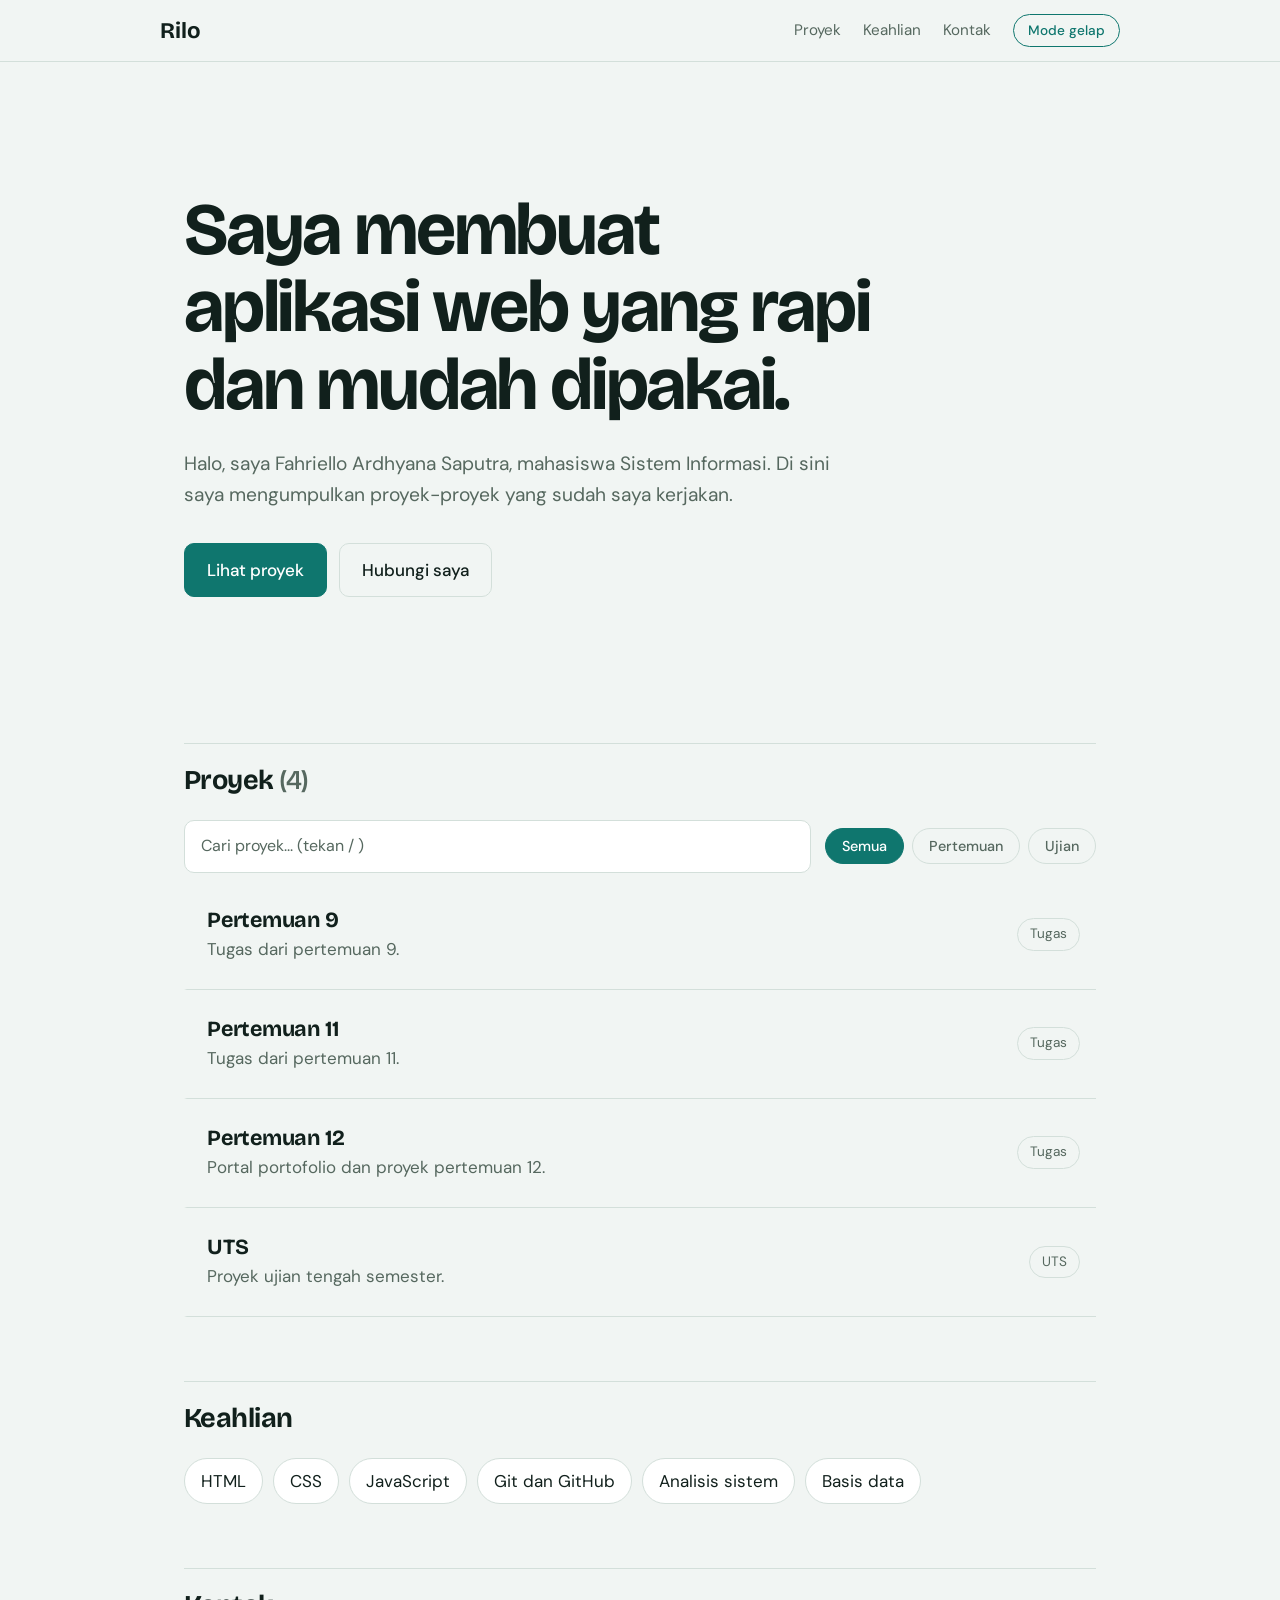
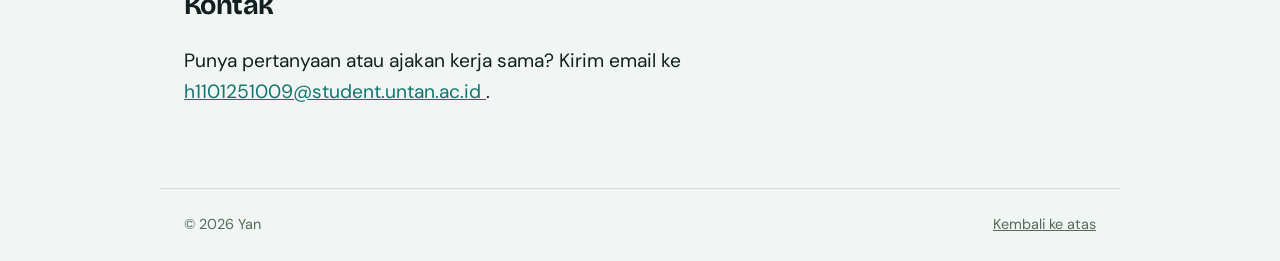
<file: index.html>
<!doctype html>
<html lang="id">
  <head>
    <meta charset="UTF-8" />
    <meta name="viewport" content="width=device-width, initial-scale=1" />
    <title>Portofolio Fahriello</title>
    <meta
      name="description"
      content="Portofolio Fahriello, Mahasiswa Sistem Informasi yang membuat aplikasi web."
    />
    <!-- Font dari Google Fonts; jika offline, otomatis memakai Arial -->
    <link rel="preconnect" href="https://fonts.googleapis.com" />
    <link rel="preconnect" href="https://fonts.gstatic.com" crossorigin />
    <link
      href="https://fonts.googleapis.com/css2?family=Bricolage+Grotesque:opsz,wght@12..96,500;12..96,700&family=DM+Sans:wght@400;500&display=swap"
      rel="stylesheet"
    />

    <style>
      /* ===== 1. Warna =====
         Ubah warna cukup di sini saja. */
      :root {
        --latar: #f1f5f3;
        --permukaan: #ffffff;
        --teks: #11201c;
        --teks-pudar: #56685f;
        --garis: #d3dfda;
        --aksen: #0f766e;
        --aksen-teks: #ffffff;
        --font-judul: "Bricolage Grotesque", Arial, sans-serif;
        --font-isi: "DM Sans", Arial, sans-serif;
      }
      html.gelap {
        --latar: #0d1513;
        --permukaan: #141e1b;
        --teks: #e7f0ed;
        --teks-pudar: #98ada6;
        --garis: #263631;
        --aksen: #5fd1c4;
        --aksen-teks: #0d1513;
      }

      /* ===== 2. Dasar halaman ===== */
      * {
        box-sizing: border-box;
      }
      html {
        scroll-behavior: smooth;
        scroll-padding-top: 80px;
      }
      body {
        margin: 0;
        font-family: var(--font-isi);
        font-size: 1.0625rem;
        line-height: 1.65;
        background: var(--latar);
        color: var(--teks);
        transition:
          background 0.3s,
          color 0.3s;
      }
      a {
        color: var(--aksen);
      }
      :focus-visible {
        outline: 3px solid var(--aksen);
        outline-offset: 3px;
        border-radius: 4px;
      }
      .lewati {
        position: absolute;
        left: -999px;
      }
      .lewati:focus {
        left: 16px;
        top: 12px;
        background: var(--aksen);
        color: var(--aksen-teks);
        padding: 8px 14px;
        border-radius: 8px;
        z-index: 20;
      }

      /* ===== 3. Bagian atas ===== */
      .header {
        position: sticky;
        top: 0;
        z-index: 10;
        display: flex;
        justify-content: space-between;
        align-items: center;
        padding: 14px max(24px, calc((100% - 960px) / 2));
        background: color-mix(in srgb, var(--latar) 88%, transparent);
        backdrop-filter: blur(10px);
        border-bottom: 1px solid var(--garis);
      }
      .logo {
        font: 700 1.4rem var(--font-judul);
        color: var(--teks);
        text-decoration: none;
      }
      .menu {
        display: flex;
        align-items: center;
        gap: 22px;
      }
      .menu a {
        color: var(--teks-pudar);
        text-decoration: none;
        font-size: 0.95rem;
      }
      .menu a:hover {
        color: var(--aksen);
      }
      #tombol-tema {
        padding: 7px 14px;
        font: 500 0.85rem var(--font-isi);
        border: 1.5px solid var(--aksen);
        border-radius: 999px;
        background: transparent;
        color: var(--aksen);
        cursor: pointer;
      }
      #tombol-tema:hover {
        background: var(--aksen);
        color: var(--aksen-teks);
      }

      /* ===== 4. Isi halaman ===== */
      .isi {
        max-width: 960px;
        margin: 0 auto;
        padding: 0 24px;
      }

      .perkenalan {
        padding: clamp(56px, 12vw, 130px) 0 clamp(48px, 8vw, 90px);
      }
      .perkenalan h1 {
        font: 700 clamp(2.3rem, 6.5vw, 4.6rem)/1.05 var(--font-judul);
        letter-spacing: -0.03em;
        margin: 0 0 24px;
        max-width: 16ch;
      }
      .perkenalan p {
        color: var(--teks-pudar);
        font-size: 1.2rem;
        max-width: 52ch;
        margin: 0 0 32px;
      }
      .aksi {
        display: flex;
        flex-wrap: wrap;
        gap: 12px;
      }
      .tombol {
        display: inline-block;
        padding: 12px 22px;
        border-radius: 10px;
        border: 1.5px solid var(--garis);
        color: var(--teks);
        text-decoration: none;
        font-weight: 500;
        transition:
          border-color 0.2s,
          background 0.2s;
      }
      .tombol:hover {
        border-color: var(--aksen);
      }
      .tombol.utama {
        background: var(--aksen);
        border-color: var(--aksen);
        color: var(--aksen-teks);
      }
      .tombol.utama:hover {
        opacity: 0.9;
      }

      /* Satu gerakan saja: perkenalan muncul bertahap saat halaman dibuka */
      .muncul {
        animation: naik 0.7s cubic-bezier(0.2, 0.7, 0.2, 1) both;
        animation-delay: calc(var(--urutan) * 110ms);
      }
      @keyframes naik {
        from {
          opacity: 0;
          transform: translateY(18px);
        }
        to {
          opacity: 1;
          transform: none;
        }
      }

      .bagian {
        padding: 56px 0 8px;
      }
      .judul-bagian {
        border-top: 1px solid var(--garis);
        padding-top: 20px;
        margin-bottom: 24px;
      }
      .judul-bagian h2 {
        font: 700 1.7rem var(--font-judul);
        letter-spacing: -0.02em;
        margin: 0;
      }
      .jumlah {
        color: var(--teks-pudar);
        font-weight: 500;
      }

      /* ===== 5. Pencarian dan filter ===== */
      .alat {
        display: flex;
        flex-wrap: wrap;
        gap: 14px;
        align-items: center;
        margin-bottom: 8px;
      }
      #cari {
        flex: 1 1 260px;
        padding: 12px 16px;
        font: inherit;
        font-size: 1rem;
        border: 1px solid var(--garis);
        border-radius: 10px;
        background: var(--permukaan);
        color: var(--teks);
      }
      #cari::placeholder {
        color: var(--teks-pudar);
      }
      .filter {
        display: flex;
        gap: 8px;
        flex-wrap: wrap;
      }
      .chip {
        padding: 8px 16px;
        font: 500 0.9rem var(--font-isi);
        border: 1px solid var(--garis);
        border-radius: 999px;
        background: transparent;
        color: var(--teks-pudar);
        cursor: pointer;
      }
      .chip:hover {
        border-color: var(--aksen);
        color: var(--aksen);
      }
      .chip.aktif {
        background: var(--aksen);
        border-color: var(--aksen);
        color: var(--aksen-teks);
      }

      /* ===== 6. Daftar proyek (baris, bukan kotak) ===== */
      .kartu {
        display: flex;
        justify-content: space-between;
        align-items: center;
        gap: 20px;
        padding: 26px 16px 26px 20px;
        border-bottom: 1px solid var(--garis);
        border-left: 3px solid transparent;
        color: inherit;
        text-decoration: none;
        transition:
          background 0.2s,
          border-color 0.2s,
          padding 0.2s;
      }
      .kartu:hover,
      .kartu:focus-visible {
        background: var(--permukaan);
        border-left-color: var(--aksen);
        padding-left: 28px;
      }
      .kartu h3 {
        font: 700 1.35rem var(--font-judul);
        letter-spacing: -0.01em;
        margin: 0 0 2px;
      }
      .kartu:hover h3 {
        color: var(--aksen);
      }
      .kartu p {
        margin: 0;
        color: var(--teks-pudar);
      }
      .label {
        flex-shrink: 0;
        font-size: 0.85rem;
        color: var(--teks-pudar);
        border: 1px solid var(--garis);
        border-radius: 999px;
        padding: 4px 12px;
      }
      .pesan-kosong {
        display: none;
        color: var(--teks-pudar);
        padding: 24px 0;
      }

      /* ===== 7. Keahlian, kontak, footer ===== */
      .keahlian {
        list-style: none;
        margin: 0;
        padding: 0;
        display: flex;
        flex-wrap: wrap;
        gap: 10px;
      }
      .keahlian li {
        padding: 8px 16px;
        border: 1px solid var(--garis);
        border-radius: 999px;
        background: var(--permukaan);
      }
      .kontak {
        font-size: 1.2rem;
        max-width: 50ch;
        margin: 0;
      }
      .kaki {
        max-width: 960px;
        margin: 72px auto 0;
        padding: 24px;
        display: flex;
        justify-content: space-between;
        flex-wrap: wrap;
        gap: 8px;
        border-top: 1px solid var(--garis);
        color: var(--teks-pudar);
        font-size: 0.9rem;
      }
      .kaki a {
        color: var(--teks-pudar);
      }

      /* ===== 8. Layar kecil dan preferensi pengguna ===== */
      @media (max-width: 640px) {
        .menu a {
          display: none;
        }
        .kartu {
          flex-direction: column;
          align-items: flex-start;
          gap: 10px;
        }
      }
      @media (prefers-reduced-motion: reduce) {
        html {
          scroll-behavior: auto;
        }
        *,
        *::before,
        *::after {
          animation: none !important;
          transition: none !important;
        }
      }
    </style>

    <!-- Pasang tema sebelum halaman tampil agar tidak berkedip -->
    <script>
      try {
        var t = localStorage.getItem("tema");
        if (
          t === "gelap" ||
          (!t && matchMedia("(prefers-color-scheme: dark)").matches)
        ) {
          document.documentElement.classList.add("gelap");
        }
      } catch (e) {}
    </script>
  </head>
  <body>
    <a class="lewati" href="#proyek">Langsung ke proyek</a>

    <!-- ===== Bagian atas ===== -->
    <header class="header">
      <a class="logo" href="#atas">Rilo</a>
      <nav class="menu" aria-label="Navigasi utama">
        <a href="#proyek">Proyek</a>
        <a href="#keahlian">Keahlian</a>
        <a href="#kontak">Kontak</a>
        <button id="tombol-tema" type="button" aria-label="Ganti tema">
          Mode gelap
        </button>
      </nav>
    </header>

    <main class="isi" id="atas">
      <!-- ===== Perkenalan ===== -->
      <section class="perkenalan">
        <h1 class="muncul" style="--urutan: 0">
          Saya membuat aplikasi web yang rapi dan mudah dipakai.
        </h1>
        <p class="muncul" style="--urutan: 1">
          Halo, saya Fahriello Ardhyana Saputra, mahasiswa Sistem Informasi. Di
          sini saya mengumpulkan proyek-proyek yang sudah saya kerjakan.
        </p>
        <div class="muncul aksi" style="--urutan: 2">
          <a class="tombol utama" href="#proyek">Lihat proyek</a>
          <a class="tombol" href="#kontak">Hubungi saya</a>
        </div>
      </section>

      <!-- ===== Daftar proyek ===== -->
      <section id="proyek" class="bagian">
        <div class="judul-bagian">
          <h2>Proyek <span id="jumlah" class="jumlah"></span></h2>
        </div>

        <div class="alat">
          <input
            type="search"
            id="cari"
            placeholder="Cari proyek... (tekan / )"
            aria-label="Cari proyek"
          />
          <div class="filter" role="group" aria-label="Filter kategori">
            <button type="button" class="chip aktif" data-filter="semua">
              Semua
            </button>
            <button type="button" class="chip" data-filter="pertemuan">
              Pertemuan
            </button>
            <button type="button" class="chip" data-filter="ujian">
              Ujian
            </button>
          </div>
        </div>

        <section class="daftar-proyek">
          <a
            class="kartu"
            data-kategori="pertemuan"
            href="Pertemuan%209/index.html"
          >
            <div>
              <h3>Pertemuan 9</h3>
              <p>Tugas dari pertemuan 9.</p>
            </div>
            <span class="label">Tugas</span>
          </a>

          <a
            class="kartu"
            data-kategori="pertemuan"
            href="Pertemuan%2011/index.html"
          >
            <div>
              <h3>Pertemuan 11</h3>
              <p>Tugas dari pertemuan 11.</p>
            </div>
            <span class="label">Tugas</span>
          </a>

          <a
            class="kartu"
            data-kategori="pertemuan"
            href="Pertemuan%2012/index.html"
          >
            <div>
              <h3>Pertemuan 12</h3>
              <p>Portal portofolio dan proyek pertemuan 12.</p>
            </div>
            <span class="label">Tugas</span>
          </a>

          <a
            class="kartu"
            data-kategori="ujian"
            href="UTS/UTS_H1101251009_Fahriello.html"
          >
            <div>
              <h3>UTS</h3>
              <p>Proyek ujian tengah semester.</p>
            </div>
            <span class="label">UTS</span>
          </a>

          <!-- Mau menambah proyek? Salin satu blok <a class="kartu"> di atas,
               lalu ubah href, data-kategori, judul, dan deskripsinya.
               Spasi pada nama folder ditulis %20 (contoh: "Pertemuan 13" jadi Pertemuan%2013). -->
        </section>

        <p id="pesan-kosong" class="pesan-kosong">
          Tidak ada proyek yang cocok. Coba kata kunci lain atau pilih "Semua".
        </p>
      </section>

      <!-- ===== Keahlian ===== -->
      <section id="keahlian" class="bagian">
        <div class="judul-bagian"><h2>Keahlian</h2></div>
        <ul class="keahlian">
          <li>HTML</li>
          <li>CSS</li>
          <li>JavaScript</li>
          <li>Git dan GitHub</li>
          <li>Analisis sistem</li>
          <li>Basis data</li>
        </ul>
      </section>

      <!-- ===== Kontak ===== -->
      <section id="kontak" class="bagian">
        <div class="judul-bagian"><h2>Kontak</h2></div>
        <p class="kontak">
          Punya pertanyaan atau ajakan kerja sama? Kirim email ke
          <a href="mailto:h1101251009@student.untan.ac.id"
            >h1101251009@student.untan.ac.id </a
          >.
        </p>
      </section>
    </main>

    <footer class="kaki">
      <span>&copy; <span id="tahun"></span> Yan</span>
      <a href="#atas">Kembali ke atas</a>
    </footer>

    <script>
      // ===== 1. Mode gelap / terang (diingat di browser) =====
      const tombolTema = document.getElementById("tombol-tema");
      const root = document.documentElement;

      function perbaruiTombol() {
        tombolTema.textContent = root.classList.contains("gelap")
          ? "Mode terang"
          : "Mode gelap";
      }
      perbaruiTombol();

      tombolTema.addEventListener("click", function () {
        root.classList.toggle("gelap");
        perbaruiTombol();
        try {
          localStorage.setItem(
            "tema",
            root.classList.contains("gelap") ? "gelap" : "terang",
          );
        } catch (e) {}
      });

      // ===== 2. Pencarian + filter kategori =====
      const kotakCari = document.getElementById("cari");
      const semuaKartu = document.querySelectorAll(".kartu");
      const semuaChip = document.querySelectorAll(".chip");
      const pesanKosong = document.getElementById("pesan-kosong");
      const jumlah = document.getElementById("jumlah");
      let kategoriAktif = "semua";

      function terapkanFilter() {
        const kataKunci = kotakCari.value.toLowerCase().trim();
        let banyak = 0;

        semuaKartu.forEach(function (kartu) {
          const cocokTeks = kartu.textContent.toLowerCase().includes(kataKunci);
          const cocokKategori =
            kategoriAktif === "semua" ||
            kartu.dataset.kategori === kategoriAktif;
          const tampil = cocokTeks && cocokKategori;
          kartu.style.display = tampil ? "flex" : "none";
          if (tampil) banyak++;
        });

        jumlah.textContent = "(" + banyak + ")";
        pesanKosong.style.display = banyak === 0 ? "block" : "none";
      }

      kotakCari.addEventListener("input", terapkanFilter);

      semuaChip.forEach(function (chip) {
        chip.addEventListener("click", function () {
          semuaChip.forEach(function (c) {
            c.classList.remove("aktif");
          });
          chip.classList.add("aktif");
          kategoriAktif = chip.dataset.filter;
          terapkanFilter();
        });
      });

      // Tekan "/" untuk langsung mengetik di kotak pencarian
      document.addEventListener("keydown", function (e) {
        const sedangMengetik = /input|textarea|select/i.test(
          document.activeElement.tagName,
        );
        if (e.key === "/" && !sedangMengetik) {
          e.preventDefault();
          kotakCari.focus();
        }
      });

      terapkanFilter();

      // ===== 3. Tahun otomatis di footer =====
      document.getElementById("tahun").textContent = new Date().getFullYear();
    </script>
  </body>
</html>
</file>
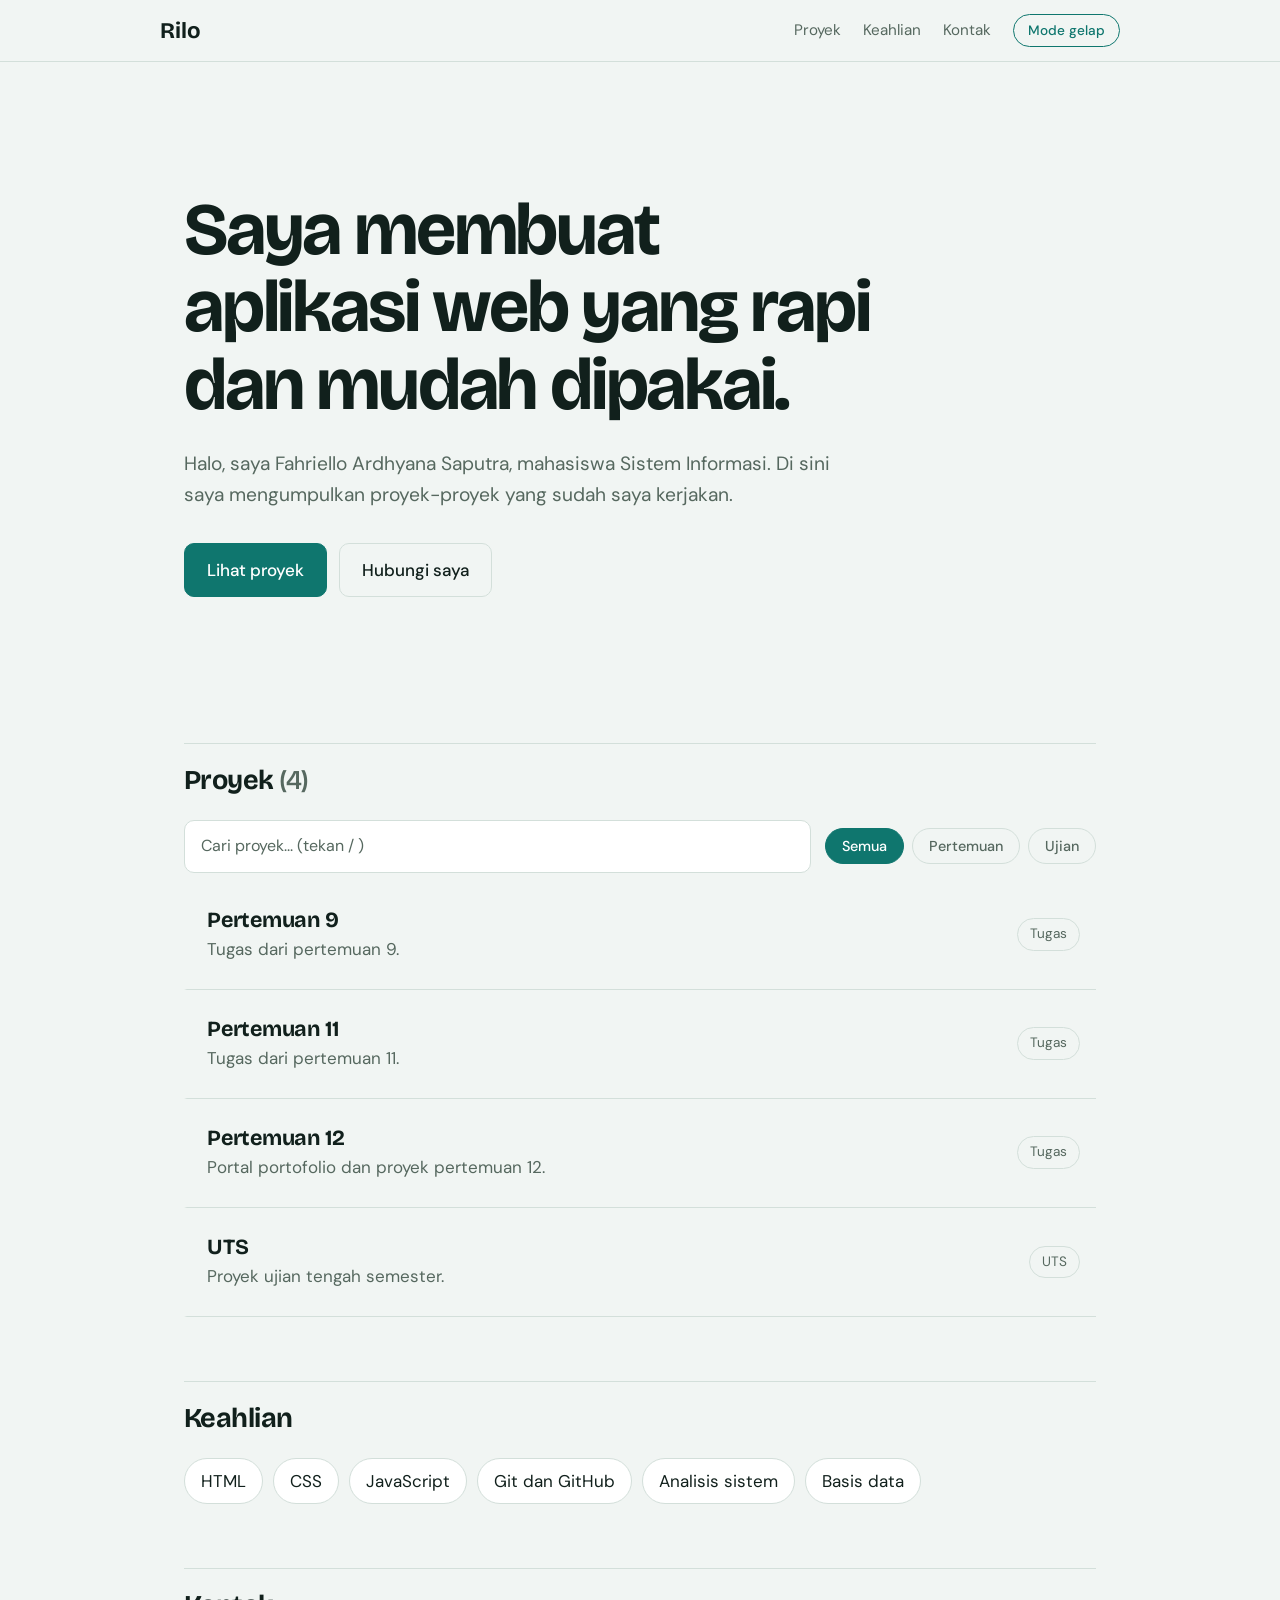
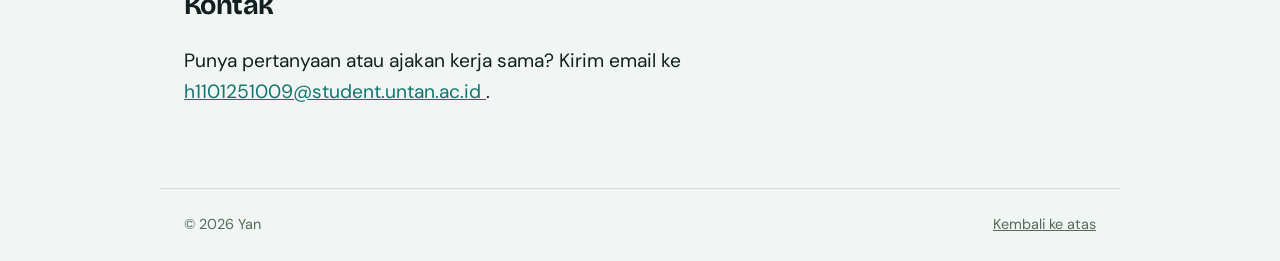
<file: MODUL12/index.html>
<!doctype html>
<html lang="id">
  <head>
    <meta charset="UTF-8" />
    <meta name="viewport" content="width=device-width, initial-scale=1" />
    <title>Portofolio Fahriello</title>
    <meta
      name="description"
      content="Portofolio Fahriello, Mahasiswa Sistem Informasi yang membuat aplikasi web."
    />
    <!-- Font dari Google Fonts; jika offline, otomatis memakai Arial -->
    <link rel="preconnect" href="https://fonts.googleapis.com" />
    <link rel="preconnect" href="https://fonts.gstatic.com" crossorigin />
    <link
      href="https://fonts.googleapis.com/css2?family=Bricolage+Grotesque:opsz,wght@12..96,500;12..96,700&family=DM+Sans:wght@400;500&display=swap"
      rel="stylesheet"
    />
    <link rel="stylesheet" href="style.css" />
    <!-- Pasang tema sebelum halaman tampil agar tidak berkedip -->
    <script>
      try {
        var t = localStorage.getItem("tema");
        if (
          t === "gelap" ||
          (!t && matchMedia("(prefers-color-scheme: dark)").matches)
        ) {
          document.documentElement.classList.add("gelap");
        }
      } catch (e) {}
    </script>
  </head>
  <body>
    <a class="lewati" href="#proyek">Langsung ke proyek</a>

    <!-- ===== Bagian atas ===== -->
    <header class="header">
      <a class="logo" href="#atas">Rilo</a>
      <nav class="menu" aria-label="Navigasi utama">
        <a href="#proyek">Proyek</a>
        <a href="#keahlian">Keahlian</a>
        <a href="#kontak">Kontak</a>
        <button id="tombol-tema" type="button" aria-label="Ganti tema">
          Mode gelap
        </button>
      </nav>
    </header>

    <main class="isi" id="atas">
      <!-- ===== Perkenalan ===== -->
      <section class="perkenalan">
        <h1 class="muncul" style="--urutan: 0">
          Saya membuat aplikasi web yang rapi dan mudah dipakai.
        </h1>
        <p class="muncul" style="--urutan: 1">
          Halo, saya Fahriello Ardhyana Saputra, mahasiswa Sistem Informasi. Di
          sini saya mengumpulkan proyek-proyek yang sudah saya kerjakan.
        </p>
        <div class="muncul aksi" style="--urutan: 2">
          <a class="tombol utama" href="#proyek">Lihat proyek</a>
          <a class="tombol" href="#kontak">Hubungi saya</a>
        </div>
      </section>

      <!-- ===== Daftar proyek ===== -->
      <section id="proyek" class="bagian">
        <div class="judul-bagian">
          <h2>Proyek <span id="jumlah" class="jumlah"></span></h2>
        </div>

        <div class="alat">
          <input
            type="search"
            id="cari"
            placeholder="Cari proyek... (tekan / )"
            aria-label="Cari proyek"
          />
          <div class="filter" role="group" aria-label="Filter kategori">
            <button type="button" class="chip aktif" data-filter="semua">
              Semua
            </button>
            <button type="button" class="chip" data-filter="pertemuan">
              Pertemuan
            </button>
            <button type="button" class="chip" data-filter="ujian">
              Ujian
            </button>
          </div>
        </div>

        <section class="daftar-proyek">
          <a
            class="kartu"
            data-kategori="pertemuan"
            href="Pertemuan%209/index.html"
          >
            <div>
              <h3>Pertemuan 9</h3>
              <p>Tugas dari pertemuan 9.</p>
            </div>
            <span class="label">Tugas</span>
          </a>

          <a
            class="kartu"
            data-kategori="pertemuan"
            href="Pertemuan%2011/index.html"
          >
            <div>
              <h3>Pertemuan 11</h3>
              <p>Tugas dari pertemuan 11.</p>
            </div>
            <span class="label">Tugas</span>
          </a>

          <a
            class="kartu"
            data-kategori="pertemuan"
            href="Pertemuan%2012/index.html"
          >
            <div>
              <h3>Pertemuan 12</h3>
              <p>Portal portofolio dan proyek pertemuan 12.</p>
            </div>
            <span class="label">Tugas</span>
          </a>

          <a
            class="kartu"
            data-kategori="ujian"
            href="UTS/UTS_H1101251009_Fahriello.html"
          >
            <div>
              <h3>UTS</h3>
              <p>Proyek ujian tengah semester.</p>
            </div>
            <span class="label">UTS</span>
          </a>

          <!-- Mau menambah proyek? Salin satu blok <a class="kartu"> di atas,
             lalu ubah href, data-kategori, judul, dan deskripsinya.
             Spasi pada nama folder ditulis %20 (contoh: "Pertemuan 13" jadi Pertemuan%2013). -->
        </section>

        <p id="pesan-kosong" class="pesan-kosong">
          Tidak ada proyek yang cocok. Coba kata kunci lain atau pilih "Semua".
        </p>
      </section>

      <!-- ===== Keahlian ===== -->
      <section id="keahlian" class="bagian">
        <div class="judul-bagian"><h2>Keahlian</h2></div>
        <ul class="keahlian">
          <li>HTML</li>
          <li>CSS</li>
          <li>JavaScript</li>
          <li>Git dan GitHub</li>
          <li>Analisis sistem</li>
          <li>Basis data</li>
        </ul>
      </section>

      <!-- ===== Kontak ===== -->
      <section id="kontak" class="bagian">
        <div class="judul-bagian"><h2>Kontak</h2></div>
        <p class="kontak">
          Punya pertanyaan atau ajakan kerja sama? Kirim email ke
          <a href="mailto:h1101251009@student.untan.ac.id"
            >h1101251009@student.untan.ac.id </a
          >.
        </p>
      </section>
    </main>

    <footer class="kaki">
      <span>&copy; <span id="tahun"></span> Yan</span>
      <a href="#atas">Kembali ke atas</a>
    </footer>

    <!-- Menghubungkan file JavaScript (letakkan paling bawah) -->
    <script src="script.js"></script>
  </body>
</html>
</file>
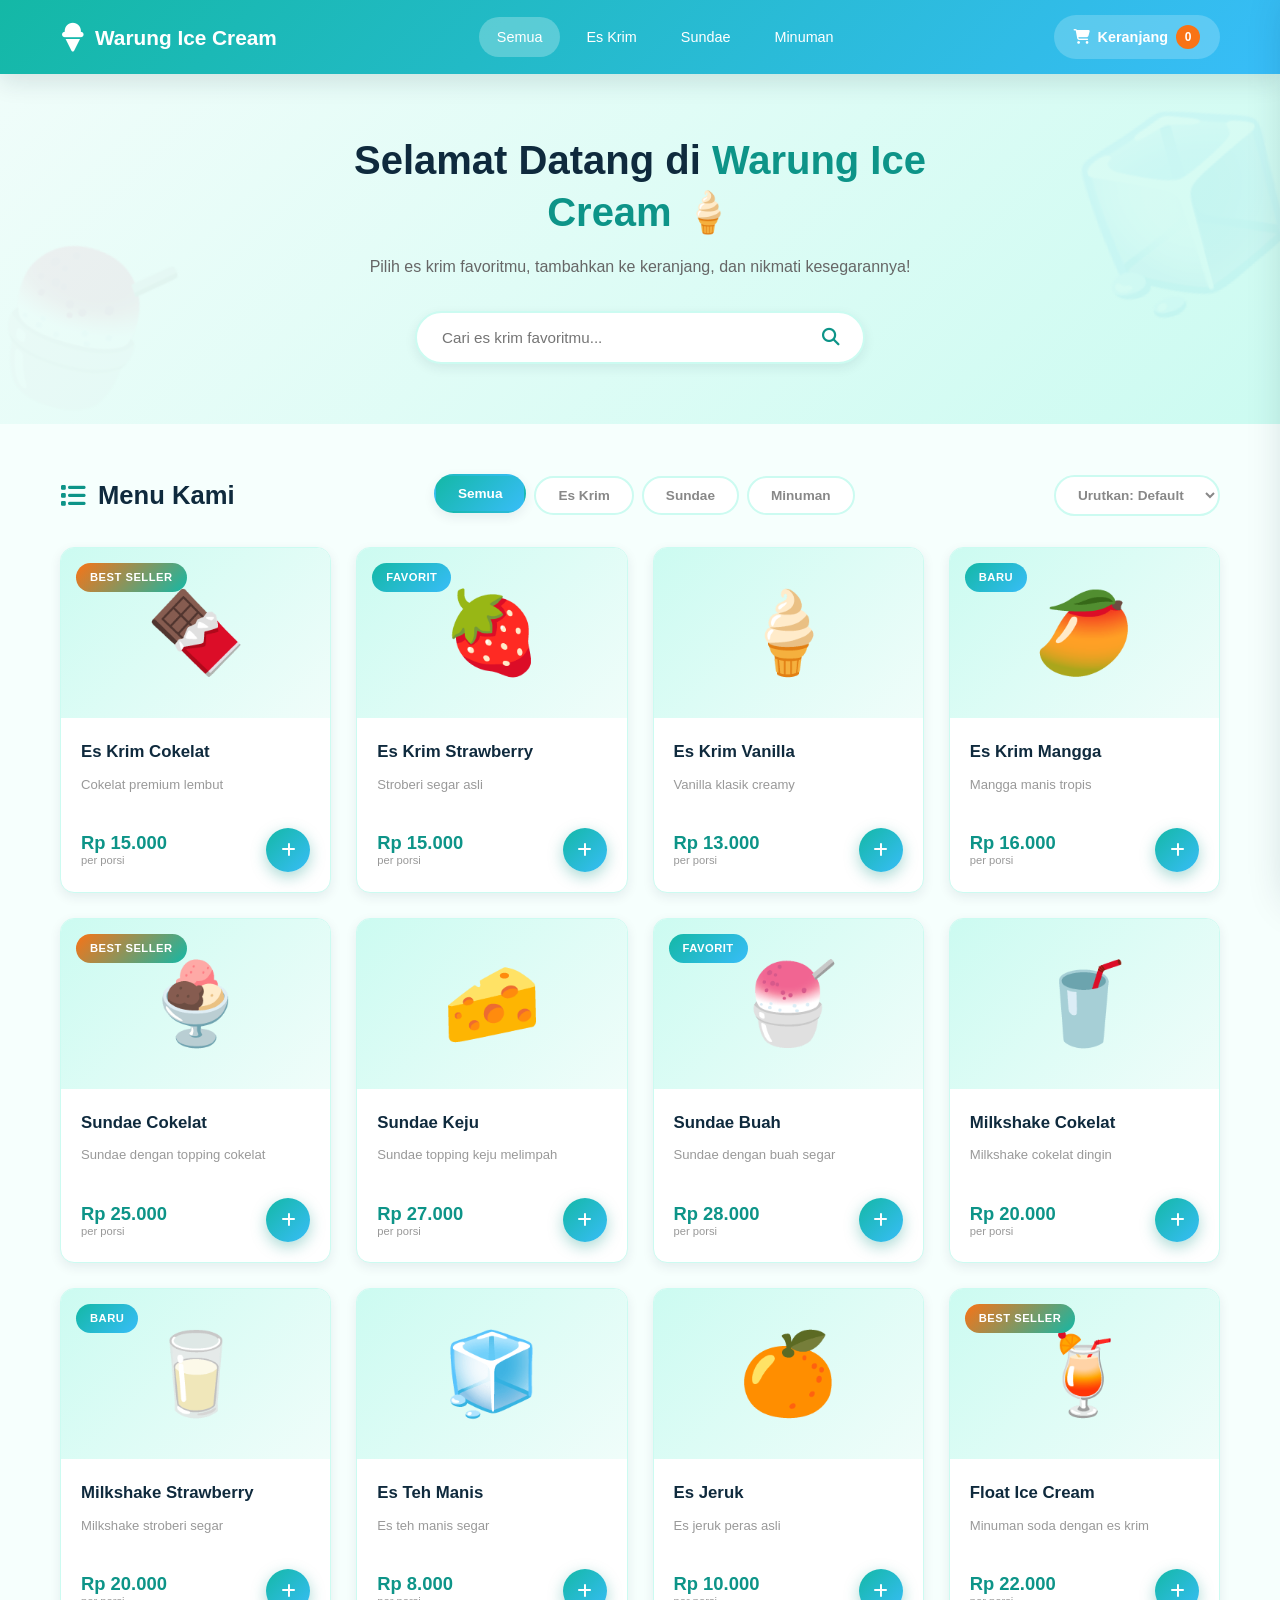
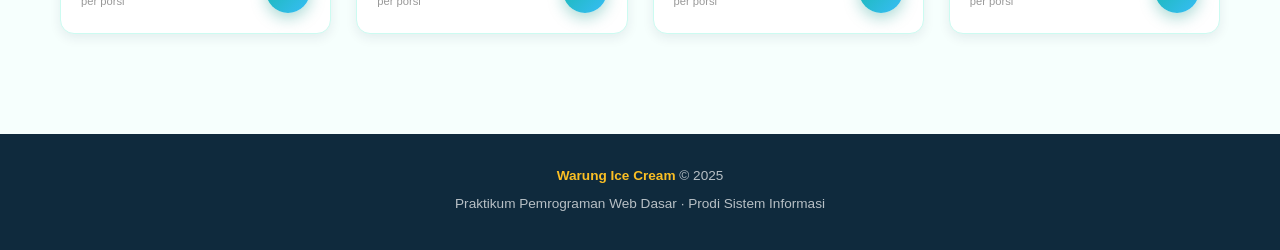
<file: Pertemuan 9/index.html>
<!doctype html>
<html lang="id">
  <head>
    <meta charset="UTF-8" />
    <meta name="viewport" content="width=device-width, initial-scale=1.0" />
    <title>Warung Ice Cream Rilo - Es Krim Segar Setiap Hari</title>
    <script
      src="https://code.jquery.com/jquery-3.7.1.min.js"
      integrity="sha256-/JqT3SQfawRcv/BIHPThkBvs0OEvtFFmqPF/lYI/Cxo="
      crossorigin="anonymous"
    ></script>
    <link
      rel="stylesheet"
      href="https://cdnjs.cloudflare.com/ajax/libs/font-awesome/6.4.0/css/all.min.css"
    />
    <link
      href="https://fonts.googleapis.com/css2?family=Poppins:wght@300;400;500;600;700;800&display=swap"
      rel="stylesheet"
    />
    <link rel="stylesheet" href="style.css" />
  </head>
  <body>
    <!-- NAVBAR -->
    <nav class="navbar">
      <div class="nav-container">
        <div class="logo">
          <i class="fas fa-ice-cream"></i><span>Warung Ice Cream</span>
        </div>
        <div class="nav-menu" id="navMenu">
          <a class="nav-link active" data-filter="all">Semua</a>
          <a class="nav-link" data-filter="es-krim">Es Krim</a>
          <a class="nav-link" data-filter="sundae">Sundae</a>
          <a class="nav-link" data-filter="minuman">Minuman</a>
        </div>
        <div class="cart-btn" id="cartBtn">
          <i class="fas fa-shopping-cart"></i>
          <span class="cart-text">Keranjang</span>
          <span class="cart-badge" id="cartBadge">0</span>
        </div>
        <div class="hamburger" id="hamburger"><i class="fas fa-bars"></i></div>
      </div>
    </nav>

    <!-- HERO -->
    <section class="hero">
      <div class="hero-content">
        <h1>Selamat Datang di <span>Warung Ice Cream</span> 🍦</h1>
        <p>
          Pilih es krim favoritmu, tambahkan ke keranjang, dan nikmati
          kesegarannya!
        </p>
        <div class="search-box">
          <input
            type="text"
            id="searchProduk"
            placeholder="Cari es krim favoritmu..."
          />
          <i class="fas fa-search"></i>
        </div>
      </div>
    </section>

    <!-- PRODUK -->
    <section class="produk-section">
      <div class="section-header">
        <h2><i class="fas fa-list"></i> Menu Kami</h2>
        <div class="filter-btns">
          <button class="filter-btn active" data-cat="all">Semua</button>
          <button class="filter-btn" data-cat="es-krim">Es Krim</button>
          <button class="filter-btn" data-cat="sundae">Sundae</button>
          <button class="filter-btn" data-cat="minuman">Minuman</button>
        </div>
        <select class="sort-select" id="sortProduk">
          <option value="default">Urutkan: Default</option>
          <option value="murah">Harga Terendah</option>
          <option value="mahal">Harga Tertinggi</option>
          <option value="nama">Nama A–Z</option>
        </select>
      </div>
      <div class="produk-grid" id="produkGrid"></div>
    </section>

    <!-- CART -->
    <div class="cart-overlay" id="cartOverlay"></div>
    <aside class="cart-sidebar" id="cartSidebar">
      <div class="cart-header">
        <h3><i class="fas fa-shopping-bag"></i> Keranjang Belanja</h3>
        <button class="cart-close" id="cartClose">
          <i class="fas fa-times"></i>
        </button>
      </div>
      <div class="cart-items" id="cartItems"></div>
      <div class="cart-footer">
        <div class="cart-total">
          <span>Total:</span>
          <span class="total-price" id="cartTotal">Rp 0</span>
        </div>
        <button class="btn-checkout" id="btnCheckout">
          <i class="fas fa-check-circle"></i> Checkout Sekarang
        </button>
      </div>
    </aside>

    <!-- TOAST -->
    <div class="toast" id="toast">
      <i class="fas fa-check-circle"></i>
      <span id="toastMsg">Produk ditambahkan!</span>
    </div>

    <footer class="footer">
      <p><strong>Warung Ice Cream</strong> © 2025</p>
      <p>Praktikum Pemrograman Web Dasar · Prodi Sistem Informasi</p>
    </footer>

    <script src="script.js"></script>
  </body>
</html>
</file>
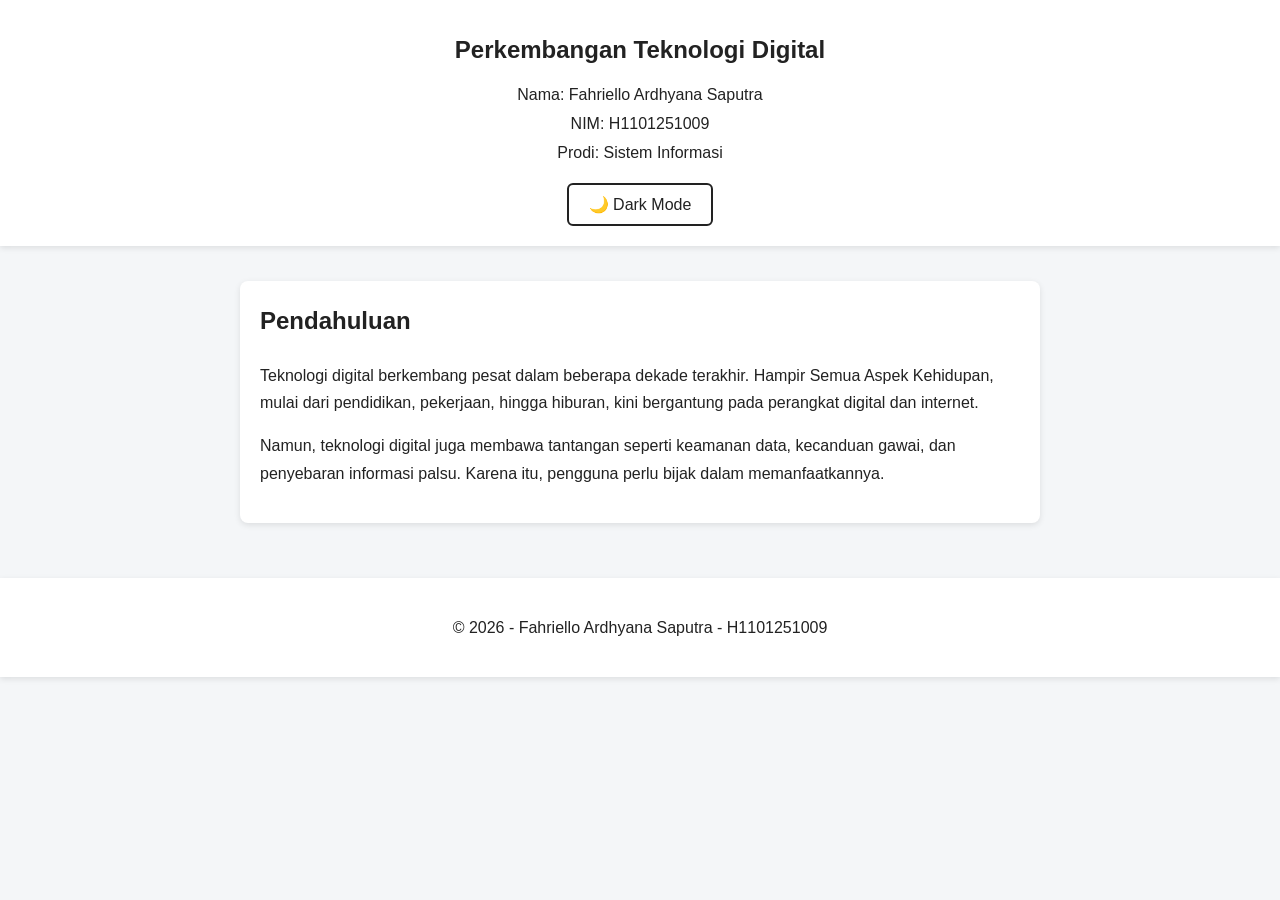
<file: UTS/UTS_H1101251009_Fahriello.html>
<!doctype html>
<html lang="en">
  <head>
    <meta charset="UTF-8" />
    <meta name="viewport" content="width=device-width, initial-scale=1.0" />
    <title>Artikel</title>
  </head>

  <style>
    /* Tema LIght (Default) */
    body {
      margin: 0;
      font-family: Arial, sans-serif;
      line-height: 1.7;
      background-color: #f4f6f8;
      color: #222222;
      transition: 0.3s;
    }

    header,
    footer {
      background-color: #ffffff;
      padding: 20px;
      text-align: center;
      box-shadow: 0 2px 6px rgba(0, 0, 0, 0.1);
      transition: 0.3s;
    }

    header h1 {
      margin: 10px;
      font-size: 24px;
    }

    header p {
      margin: 2px;
    }

    main {
      max-width: 800px;
      margin: 20px auto;
      padding: 15px;
    }

    section {
      background-color: #ffffff;
      padding: 20px;
      margin-bottom: 20px;
      border-radius: 8px;
      box-shadow: 0 2px 6px rgba(0, 0, 0, 0.1);
      transition: 0.3s;
    }

    section h2 {
      margin-top: 0;
    }

    /* Tema Dark */
    button {
      margin-top: 15px;
      padding: 10px 20px;
      font-size: 16px;
      cursor: pointer;
      border: 2px solid #222222;
      border-radius: 6px;
      background-color: #ffffff;
      color: #222222;
      transition: 0.3s;
    }

    body.dark {
      background-color: #121212;
      color: #eeeeee;
    }

    body.dark header,
    body.dark footer,
    body.dark section {
      background-color: #1e1e1e;
      box-shadow: 0 2px 6px rgba(0, 0, 0, 0.6);
    }

    body.dark button {
      background-color: #333333;
      color: #ffffff;
      border-color: #eeeeee;
    }

    @media (max-width: 600px) {
      header h1 {
        font-size: 20px;
      }

      main {
        margin: 10px auto;
      }

      section {
        padding: 15px;
      }

      button {
        width: 100%;
      }
    }
  </style>

  <body>
    <header>
      <h1>Perkembangan Teknologi Digital</h1>
      <p>Nama: Fahriello Ardhyana Saputra</p>
      <p>NIM: H1101251009</p>
      <p>Prodi: Sistem Informasi</p>
      <button id="tombolTema">🌙 Dark Mode</button>
    </header>
  </body>

  <main>
    <section>
      <h2>Pendahuluan</h2>
      <p>
        Teknologi digital berkembang pesat dalam beberapa dekade terakhir.
        Hampir Semua Aspek Kehidupan, mulai dari pendidikan, pekerjaan, hingga
        hiburan, kini bergantung pada perangkat digital dan internet.
      </p>

      <p>
        Namun, teknologi digital juga membawa tantangan seperti keamanan data,
        kecanduan gawai, dan penyebaran informasi palsu. Karena itu, pengguna
        perlu bijak dalam memanfaatkannya.
      </p>
    </section>
  </main>

  <footer>
    <p>&copy; 2026 - Fahriello Ardhyana Saputra - H1101251009</p>
  </footer>

  <script>
     // Mengambil tombol Dark Mode dari HTML
        var tombolTema = document.getElementById("tombolTema");

        // Fungsi untuk mengubah teks/ikon tombol sesuai tema yang aktif
        function ubahIkon() {
            if (document.body.classList.contains("dark")) {
                tombolTema.textContent = "☀️ Light Mode";
            } else {
                tombolTema.textContent = "🌙 Dark Mode";
            }
        }   

        // Mengecek tema yang tersimpan di localStorage saat halaman dibuka
        var temaTersimpan = localStorage.getItem("tema");

        if (temaTersimpan === "dark") {
            document.body.classList.add("dark");
        }
        ubahIkon();

        // Mengubah tema ketika tombol diklik
        tombolTema.addEventListener("click", function () {
            // Menambah atau menghapus class "dark" pada body
            document.body.classList.toggle("dark");

            // Menyimpan pilihan tema terbaru ke localStorage
            if (document.body.classList.contains("dark")) {
                localStorage.setItem("tema", "dark");
            } else {
                localStorage.setItem("tema", "light");
            }

            // Mengganti ikon tombol
            ubahIkon();
        });
    </script>
  </script>
</html>
</file>
<file: MODUL12/style.css>
/* ===== 1. Warna =====
   Ubah warna cukup di sini saja. */
:root {
  --latar: #f1f5f3;
  --permukaan: #ffffff;
  --teks: #11201c;
  --teks-pudar: #56685f;
  --garis: #d3dfda;
  --aksen: #0f766e;
  --aksen-teks: #ffffff;
  --font-judul: "Bricolage Grotesque", Arial, sans-serif;
  --font-isi: "DM Sans", Arial, sans-serif;
}
html.gelap {
  --latar: #0d1513;
  --permukaan: #141e1b;
  --teks: #e7f0ed;
  --teks-pudar: #98ada6;
  --garis: #263631;
  --aksen: #5fd1c4;
  --aksen-teks: #0d1513;
}

/* ===== 2. Dasar halaman ===== */
* { box-sizing: border-box; }
html { scroll-behavior: smooth; scroll-padding-top: 80px; }
body {
  margin: 0;
  font-family: var(--font-isi);
  font-size: 1.0625rem;
  line-height: 1.65;
  background: var(--latar);
  color: var(--teks);
  transition: background .3s, color .3s;
}
a { color: var(--aksen); }
:focus-visible { outline: 3px solid var(--aksen); outline-offset: 3px; border-radius: 4px; }
.lewati { position: absolute; left: -999px; }
.lewati:focus { left: 16px; top: 12px; background: var(--aksen); color: var(--aksen-teks); padding: 8px 14px; border-radius: 8px; z-index: 20; }

/* ===== 3. Bagian atas ===== */
.header {
  position: sticky; top: 0; z-index: 10;
  display: flex; justify-content: space-between; align-items: center;
  padding: 14px max(24px, calc((100% - 960px) / 2));
  background: color-mix(in srgb, var(--latar) 88%, transparent);
  backdrop-filter: blur(10px);
  border-bottom: 1px solid var(--garis);
}
.logo { font: 700 1.4rem var(--font-judul); color: var(--teks); text-decoration: none; }
.menu { display: flex; align-items: center; gap: 22px; }
.menu a { color: var(--teks-pudar); text-decoration: none; font-size: .95rem; }
.menu a:hover { color: var(--aksen); }
#tombol-tema {
  padding: 7px 14px; font: 500 .85rem var(--font-isi);
  border: 1.5px solid var(--aksen); border-radius: 999px;
  background: transparent; color: var(--aksen); cursor: pointer;
}
#tombol-tema:hover { background: var(--aksen); color: var(--aksen-teks); }

/* ===== 4. Isi halaman ===== */
.isi { max-width: 960px; margin: 0 auto; padding: 0 24px; }

.perkenalan { padding: clamp(56px, 12vw, 130px) 0 clamp(48px, 8vw, 90px); }
.perkenalan h1 {
  font: 700 clamp(2.3rem, 6.5vw, 4.6rem)/1.05 var(--font-judul);
  letter-spacing: -.03em;
  margin: 0 0 24px; max-width: 16ch;
}
.perkenalan p { color: var(--teks-pudar); font-size: 1.2rem; max-width: 52ch; margin: 0 0 32px; }
.aksi { display: flex; flex-wrap: wrap; gap: 12px; }
.tombol {
  display: inline-block; padding: 12px 22px; border-radius: 10px;
  border: 1.5px solid var(--garis); color: var(--teks);
  text-decoration: none; font-weight: 500; transition: border-color .2s, background .2s;
}
.tombol:hover { border-color: var(--aksen); }
.tombol.utama { background: var(--aksen); border-color: var(--aksen); color: var(--aksen-teks); }
.tombol.utama:hover { opacity: .9; }

/* Satu gerakan saja: perkenalan muncul bertahap saat halaman dibuka */
.muncul { animation: naik .7s cubic-bezier(.2,.7,.2,1) both; animation-delay: calc(var(--urutan) * 110ms); }
@keyframes naik { from { opacity: 0; transform: translateY(18px); } to { opacity: 1; transform: none; } }

.bagian { padding: 56px 0 8px; }
.judul-bagian { border-top: 1px solid var(--garis); padding-top: 20px; margin-bottom: 24px; }
.judul-bagian h2 { font: 700 1.7rem var(--font-judul); letter-spacing: -.02em; margin: 0; }
.jumlah { color: var(--teks-pudar); font-weight: 500; }

/* ===== 5. Pencarian dan filter ===== */
.alat { display: flex; flex-wrap: wrap; gap: 14px; align-items: center; margin-bottom: 8px; }
#cari {
  flex: 1 1 260px; padding: 12px 16px; font: inherit; font-size: 1rem;
  border: 1px solid var(--garis); border-radius: 10px;
  background: var(--permukaan); color: var(--teks);
}
#cari::placeholder { color: var(--teks-pudar); }
.filter { display: flex; gap: 8px; flex-wrap: wrap; }
.chip {
  padding: 8px 16px; font: 500 .9rem var(--font-isi);
  border: 1px solid var(--garis); border-radius: 999px;
  background: transparent; color: var(--teks-pudar); cursor: pointer;
}
.chip:hover { border-color: var(--aksen); color: var(--aksen); }
.chip.aktif { background: var(--aksen); border-color: var(--aksen); color: var(--aksen-teks); }

/* ===== 6. Daftar proyek (baris, bukan kotak) ===== */
.kartu {
  display: flex; justify-content: space-between; align-items: center; gap: 20px;
  padding: 26px 16px 26px 20px;
  border-bottom: 1px solid var(--garis);
  border-left: 3px solid transparent;
  color: inherit; text-decoration: none;
  transition: background .2s, border-color .2s, padding .2s;
}
.kartu:hover, .kartu:focus-visible { background: var(--permukaan); border-left-color: var(--aksen); padding-left: 28px; }
.kartu h3 { font: 700 1.35rem var(--font-judul); letter-spacing: -.01em; margin: 0 0 2px; }
.kartu:hover h3 { color: var(--aksen); }
.kartu p { margin: 0; color: var(--teks-pudar); }
.label {
  flex-shrink: 0; font-size: .85rem; color: var(--teks-pudar);
  border: 1px solid var(--garis); border-radius: 999px; padding: 4px 12px;
}
.pesan-kosong { display: none; color: var(--teks-pudar); padding: 24px 0; }

/* ===== 7. Keahlian, kontak, footer ===== */
.keahlian { list-style: none; margin: 0; padding: 0; display: flex; flex-wrap: wrap; gap: 10px; }
.keahlian li { padding: 8px 16px; border: 1px solid var(--garis); border-radius: 999px; background: var(--permukaan); }
.kontak { font-size: 1.2rem; max-width: 50ch; margin: 0; }
.kaki {
  max-width: 960px; margin: 72px auto 0; padding: 24px;
  display: flex; justify-content: space-between; flex-wrap: wrap; gap: 8px;
  border-top: 1px solid var(--garis); color: var(--teks-pudar); font-size: .9rem;
}
.kaki a { color: var(--teks-pudar); }

/* ===== 8. Layar kecil dan preferensi pengguna ===== */
@media (max-width: 640px) {
  .menu a { display: none; }
  .kartu { flex-direction: column; align-items: flex-start; gap: 10px; }
}
@media (prefers-reduced-motion: reduce) {
  html { scroll-behavior: auto; }
  *, *::before, *::after { animation: none !important; transition: none !important; }
}
</file>
<file: Pertemuan 9/style.css>
/* RESET & VARIABEL */
* {
  margin: 0;
  padding: 0;
  box-sizing: border-box;
}
:root {
  --primary: #0d9488;
  --primary-dark: #0f766e;
  --secondary: #fbbf24;
  --accent: #f97316;
  --dark: #0f2a3d;
  --light: #f0fdfa;
  --gradient: linear-gradient(135deg, #14b8a6 0%, #38bdf8 100%);
  --shadow-sm: 0 4px 12px rgba(15, 42, 61, 0.08);
  --shadow-md: 0 8px 25px rgba(15, 42, 61, 0.12);
  --shadow-lg: 0 15px 40px rgba(13, 148, 136, 0.25);
  --radius: 14px;
}
body {
  font-family: "Nunito", sans-serif;
  background: #f6fffd;
  color: var(--dark);
  line-height: 1.7;
  overflow-x: hidden;
}

/* NAVBAR */
.navbar {
  background: var(--gradient);
  padding: 15px 0;
  position: sticky;
  top: 0;
  z-index: 100;
  box-shadow: var(--shadow-md);
}
.nav-container {
  max-width: 1200px;
  margin: 0 auto;
  padding: 0 20px;
  display: flex;
  justify-content: space-between;
  align-items: center;
  gap: 20px;
}
.logo {
  display: flex;
  align-items: center;
  gap: 10px;
  color: white;
  font-size: 1.3rem;
  font-weight: 800;
  flex-shrink: 0;
}
.logo i {
  font-size: 1.8rem;
  animation: swing 2s ease-in-out infinite;
}
@keyframes swing {
  0%,
  100% {
    transform: rotate(-10deg);
  }
  50% {
    transform: rotate(10deg);
  }
}
.nav-menu {
  display: flex;
  gap: 8px;
  flex-wrap: wrap;
}
.nav-link {
  color: white;
  text-decoration: none;
  padding: 8px 18px;
  border-radius: 50px;
  font-size: 0.9rem;
  font-weight: 500;
  cursor: pointer;
  transition: 0.3s;
}
.nav-link:hover,
.nav-link.active {
  background: rgba(255, 255, 255, 0.25);
}
.cart-btn {
  background: rgba(255, 255, 255, 0.2);
  padding: 10px 20px;
  border-radius: 50px;
  color: white;
  font-weight: 600;
  font-size: 0.9rem;
  cursor: pointer;
  display: flex;
  align-items: center;
  gap: 8px;
  transition: 0.3s;
  flex-shrink: 0;
}
.cart-btn:hover {
  background: rgba(255, 255, 255, 0.35);
  transform: translateY(-2px);
}
.cart-badge {
  background: #f97316;
  color: white;
  width: 24px;
  height: 24px;
  border-radius: 50%;
  display: flex;
  align-items: center;
  justify-content: center;
  font-size: 0.75rem;
  font-weight: 700;
  transition: 0.2s;
}
.hamburger {
  display: none;
  color: white;
  font-size: 1.5rem;
  cursor: pointer;
  background: none;
  border: none;
}

/* HERO */
.hero {
  background: linear-gradient(135deg, #f0fdfa, #ccfbf1);
  padding: 60px 20px;
  text-align: center;
  position: relative;
  overflow: hidden;
}
.hero::before {
  content: "🧊";
  position: absolute;
  font-size: 180px;
  opacity: 0.08;
  top: -20px;
  right: -20px;
  transform: rotate(-15deg);
}
.hero::after {
  content: "🍧";
  position: absolute;
  font-size: 150px;
  opacity: 0.08;
  bottom: -30px;
  left: -20px;
  transform: rotate(15deg);
}
.hero-content {
  max-width: 700px;
  margin: 0 auto;
  position: relative;
  z-index: 1;
}
.hero h1 {
  font-size: 2.5rem;
  color: var(--dark);
  margin-bottom: 15px;
  font-weight: 800;
  line-height: 1.3;
}
.hero h1 span {
  color: var(--primary);
}
.hero p {
  color: #666;
  font-size: 1rem;
  margin-bottom: 30px;
}
.search-box {
  max-width: 450px;
  margin: 0 auto;
  position: relative;
}
.search-box input {
  width: 100%;
  padding: 16px 55px 16px 25px;
  border: 2px solid #ccfbf1;
  border-radius: 50px;
  font-family: inherit;
  font-size: 0.95rem;
  outline: none;
  transition: 0.3s;
  background: white;
  box-shadow: var(--shadow-sm);
}
.search-box input:focus {
  border-color: var(--primary);
  box-shadow: 0 0 0 5px rgba(13, 148, 136, 0.15);
}
.search-box i {
  position: absolute;
  right: 25px;
  top: 50%;
  transform: translateY(-50%);
  color: var(--primary);
  font-size: 1.1rem;
}

/* PRODUK SECTION */
.produk-section {
  max-width: 1200px;
  margin: 0 auto;
  padding: 50px 20px;
}
.section-header {
  display: flex;
  justify-content: space-between;
  align-items: center;
  margin-bottom: 30px;
  flex-wrap: wrap;
  gap: 20px;
}
.section-header h2 {
  font-size: 1.6rem;
  color: var(--dark);
  display: flex;
  align-items: center;
  gap: 12px;
}
.section-header h2 i {
  color: var(--primary);
}
.filter-btns {
  display: flex;
  gap: 8px;
  flex-wrap: wrap;
}
.filter-btn {
  padding: 10px 22px;
  border: 2px solid #ccfbf1;
  background: white;
  border-radius: 50px;
  font-size: 0.85rem;
  font-weight: 600;
  color: #888;
  cursor: pointer;
  transition: 0.3s;
  font-family: inherit;
}
.filter-btn:hover,
.filter-btn.active {
  background: var(--gradient);
  color: white;
  border-color: transparent;
  transform: translateY(-2px);
  box-shadow: var(--shadow-sm);
}
.sort-select {
  padding: 10px 18px;
  border: 2px solid #ccfbf1;
  background: white;
  border-radius: 50px;
  font-family: inherit;
  font-size: 0.85rem;
  font-weight: 600;
  color: #888;
  cursor: pointer;
  outline: none;
  transition: 0.3s;
}
.sort-select:focus {
  border-color: var(--primary);
}
.produk-grid {
  display: grid;
  grid-template-columns: repeat(auto-fill, minmax(240px, 1fr));
  gap: 25px;
}

/* KARTU PRODUK */
.produk-card {
  background: white;
  border-radius: var(--radius);
  overflow: hidden;
  box-shadow: var(--shadow-sm);
  transition: all 0.4s cubic-bezier(0.4, 0, 0.2, 1);
  border: 1px solid #ccfbf1;
  position: relative;
  animation: fadeInUp 0.5s ease;
}
@keyframes fadeInUp {
  from {
    opacity: 0;
    transform: translateY(20px);
  }
  to {
    opacity: 1;
    transform: translateY(0);
  }
}
.produk-card:hover {
  transform: translateY(-8px);
  box-shadow: var(--shadow-lg);
  border-color: var(--primary);
}
.produk-img {
  height: 170px;
  background: linear-gradient(135deg, #ccfbf1, #f0fdfa);
  display: flex;
  align-items: center;
  justify-content: center;
  font-size: 5rem;
  position: relative;
  overflow: hidden;
}
.produk-badge {
  position: absolute;
  top: 15px;
  left: 15px;
  background: var(--gradient);
  color: white;
  padding: 5px 14px;
  border-radius: 50px;
  font-size: 0.7rem;
  font-weight: 700;
  z-index: 2;
  text-transform: uppercase;
  letter-spacing: 0.5px;
}
.produk-badge.hot {
  background: linear-gradient(135deg, #f97316, #14b8a6);
}
.produk-info {
  padding: 20px;
}
.produk-info h3 {
  font-size: 1.05rem;
  color: var(--dark);
  margin-bottom: 8px;
  font-weight: 700;
}
.produk-info .desc {
  font-size: 0.82rem;
  color: #999;
  margin-bottom: 15px;
  line-height: 1.5;
  min-height: 38px;
}
.produk-footer {
  display: flex;
  justify-content: space-between;
  align-items: center;
}
.produk-price {
  font-size: 1.15rem;
  font-weight: 800;
  color: var(--primary);
  line-height: 1.2;
}
.produk-price small {
  font-size: 0.7rem;
  color: #999;
  font-weight: 400;
  display: block;
}
.btn-add-cart {
  background: var(--gradient);
  color: white;
  border: none;
  width: 44px;
  height: 44px;
  border-radius: 50%;
  cursor: pointer;
  font-size: 1rem;
  transition: 0.3s;
  display: flex;
  align-items: center;
  justify-content: center;
  box-shadow: 0 5px 15px rgba(13, 148, 136, 0.35);
}
.btn-add-cart:hover {
  transform: rotate(90deg) scale(1.1);
  box-shadow: 0 8px 20px rgba(13, 148, 136, 0.5);
}
.btn-add-cart:active {
  transform: scale(0.9);
}

/* CART SIDEBAR */
.cart-overlay {
  position: fixed;
  top: 0;
  left: 0;
  width: 100%;
  height: 100%;
  background: rgba(15, 42, 61, 0.5);
  backdrop-filter: blur(4px);
  z-index: 998;
  display: none;
}
.cart-sidebar {
  position: fixed;
  top: 0;
  right: -420px;
  width: 400px;
  max-width: 90vw;
  height: 100%;
  background: white;
  z-index: 999;
  box-shadow: -10px 0 40px rgba(15, 42, 61, 0.2);
  transition: right 0.4s cubic-bezier(0.4, 0, 0.2, 1);
  display: flex;
  flex-direction: column;
}
.cart-sidebar.open {
  right: 0;
}
.cart-header {
  background: var(--gradient);
  color: white;
  padding: 22px 25px;
  display: flex;
  justify-content: space-between;
  align-items: center;
}
.cart-header h3 {
  color: white;
  margin: 0;
  font-size: 1.1rem;
  display: flex;
  align-items: center;
  gap: 10px;
}
.cart-close {
  background: rgba(255, 255, 255, 0.25);
  border: none;
  color: white;
  width: 35px;
  height: 35px;
  border-radius: 50%;
  cursor: pointer;
  font-size: 1rem;
  transition: 0.3s;
}
.cart-close:hover {
  background: rgba(255, 255, 255, 0.4);
  transform: rotate(90deg);
}
.cart-items {
  flex: 1;
  overflow-y: auto;
  padding: 20px;
}
.cart-empty {
  text-align: center;
  padding: 50px 20px;
  color: #bbb;
}
.cart-empty i {
  font-size: 3.5rem;
  margin-bottom: 15px;
  color: #ccfbf1;
  display: block;
}
.cart-empty p {
  font-weight: 600;
  color: #999;
  margin-bottom: 5px;
}
.cart-empty small {
  font-size: 0.85rem;
}
.cart-item {
  display: flex;
  gap: 12px;
  padding: 14px;
  background: var(--light);
  border-radius: 14px;
  margin-bottom: 12px;
  align-items: center;
  animation: slideIn 0.3s ease;
}
@keyframes slideIn {
  from {
    opacity: 0;
    transform: translateX(20px);
  }
  to {
    opacity: 1;
    transform: translateX(0);
  }
}
.cart-item-icon {
  font-size: 2rem;
  width: 55px;
  height: 55px;
  background: white;
  border-radius: 12px;
  display: flex;
  align-items: center;
  justify-content: center;
  flex-shrink: 0;
  box-shadow: var(--shadow-sm);
}
.cart-item-info {
  flex: 1;
  min-width: 0;
}
.cart-item-info h5 {
  font-size: 0.88rem;
  color: var(--dark);
  margin-bottom: 4px;
  font-weight: 600;
  white-space: nowrap;
  overflow: hidden;
  text-overflow: ellipsis;
}
.cart-item-info .price {
  font-size: 0.85rem;
  color: var(--primary);
  font-weight: 700;
}
.qty-control {
  display: flex;
  align-items: center;
  gap: 6px;
  margin-top: 6px;
}
.qty-btn {
  width: 24px;
  height: 24px;
  border: none;
  background: white;
  border-radius: 6px;
  cursor: pointer;
  font-weight: 700;
  color: var(--primary);
  font-size: 0.8rem;
  display: flex;
  align-items: center;
  justify-content: center;
  transition: 0.2s;
  box-shadow: 0 2px 4px rgba(0, 0, 0, 0.05);
}
.qty-btn:hover {
  background: var(--primary);
  color: white;
}
.qty-value {
  font-size: 0.85rem;
  font-weight: 700;
  min-width: 22px;
  text-align: center;
}
.cart-item-remove {
  background: none;
  border: none;
  color: #f97316;
  cursor: pointer;
  font-size: 0.95rem;
  padding: 6px;
  transition: 0.2s;
  border-radius: 6px;
}
.cart-item-remove:hover {
  background: #ffedd5;
  transform: scale(1.1);
}
.cart-footer {
  padding: 20px 25px;
  background: var(--light);
  border-top: 2px dashed #ccfbf1;
}
.cart-total {
  display: flex;
  justify-content: space-between;
  align-items: center;
  margin-bottom: 15px;
}
.cart-total span:first-child {
  color: #888;
  font-size: 0.9rem;
}
.cart-total .total-price {
  font-size: 1.4rem;
  font-weight: 800;
  color: var(--primary);
}
.btn-checkout {
  width: 100%;
  padding: 15px;
  background: var(--gradient);
  color: white;
  border: none;
  border-radius: 50px;
  font-family: inherit;
  font-weight: 700;
  font-size: 0.95rem;
  cursor: pointer;
  display: flex;
  align-items: center;
  justify-content: center;
  gap: 10px;
  transition: 0.3s;
  box-shadow: 0 8px 20px rgba(13, 148, 136, 0.3);
}
.btn-checkout:hover {
  transform: translateY(-2px);
  box-shadow: 0 12px 25px rgba(13, 148, 136, 0.45);
}
.btn-checkout:disabled {
  opacity: 0.7;
  cursor: not-allowed;
}

/* TOAST */
.toast {
  position: fixed;
  bottom: 30px;
  left: 50%;
  transform: translateX(-50%) translateY(100px);
  background: var(--dark);
  color: white;
  padding: 14px 28px;
  border-radius: 50px;
  font-size: 0.9rem;
  font-weight: 500;
  z-index: 1000;
  opacity: 0;
  transition: all 0.4s cubic-bezier(0.4, 0, 0.2, 1);
  display: flex;
  align-items: center;
  gap: 10px;
  box-shadow: 0 15px 30px rgba(0, 0, 0, 0.25);
  pointer-events: none;
  max-width: 90vw;
}
.toast.show {
  transform: translateX(-50%) translateY(0);
  opacity: 1;
}
.toast i {
  color: var(--secondary);
}

/* FOOTER */
.footer {
  background: var(--dark);
  color: white;
  text-align: center;
  padding: 30px 20px;
  margin-top: 50px;
}
.footer p {
  font-size: 0.85rem;
  color: rgba(255, 255, 255, 0.7);
  margin-bottom: 5px;
}
.footer strong {
  color: var(--secondary);
}

/* RESPONSIVE */
@media (max-width: 992px) {
  .nav-container {
    flex-wrap: wrap;
  }
  .nav-menu {
    order: 3;
    width: 100%;
    justify-content: center;
    margin-top: 10px;
  }
}
@media (max-width: 768px) {
  .hamburger {
    display: block;
  }
  .nav-menu {
    display: none;
    position: absolute;
    top: 100%;
    left: 0;
    right: 0;
    background: var(--primary-dark);
    flex-direction: column;
    padding: 15px;
    gap: 5px;
    box-shadow: var(--shadow-md);
  }
  .nav-menu.show {
    display: flex;
  }
  .nav-link {
    width: 100%;
    text-align: center;
    padding: 12px;
  }
  .cart-text {
    display: none;
  }
  .hero {
    padding: 40px 20px;
  }
  .hero h1 {
    font-size: 1.7rem;
  }
  .hero p {
    font-size: 0.9rem;
  }
  .section-header {
    flex-direction: column;
    align-items: flex-start;
  }
  .section-header h2 {
    font-size: 1.3rem;
  }
  .filter-btns {
    width: 100%;
    justify-content: center;
  }
  .sort-select {
    width: 100%;
  }
  .produk-grid {
    grid-template-columns: repeat(auto-fill, minmax(160px, 1fr));
    gap: 15px;
  }
  .produk-img {
    height: 130px;
    font-size: 3.5rem;
  }
  .produk-info {
    padding: 15px;
  }
  .produk-info h3 {
    font-size: 0.95rem;
  }
  .produk-price {
    font-size: 1rem;
  }
  .btn-add-cart {
    width: 38px;
    height: 38px;
    font-size: 0.9rem;
  }
  .cart-sidebar {
    width: 100%;
    max-width: 100%;
  }
  .toast {
    font-size: 0.82rem;
    padding: 12px 20px;
  }
}
@media (max-width: 480px) {
  .produk-grid {
    grid-template-columns: repeat(2, 1fr);
    gap: 12px;
  }
  .produk-img {
    height: 110px;
    font-size: 3rem;
  }
  .produk-info {
    padding: 12px;
  }
  .produk-info h3 {
    font-size: 0.85rem;
  }
  .produk-info .desc {
    font-size: 0.75rem;
    min-height: 32px;
  }
  .produk-price {
    font-size: 0.9rem;
  }
  .filter-btn {
    padding: 8px 16px;
    font-size: 0.78rem;
  }
}
</file>
